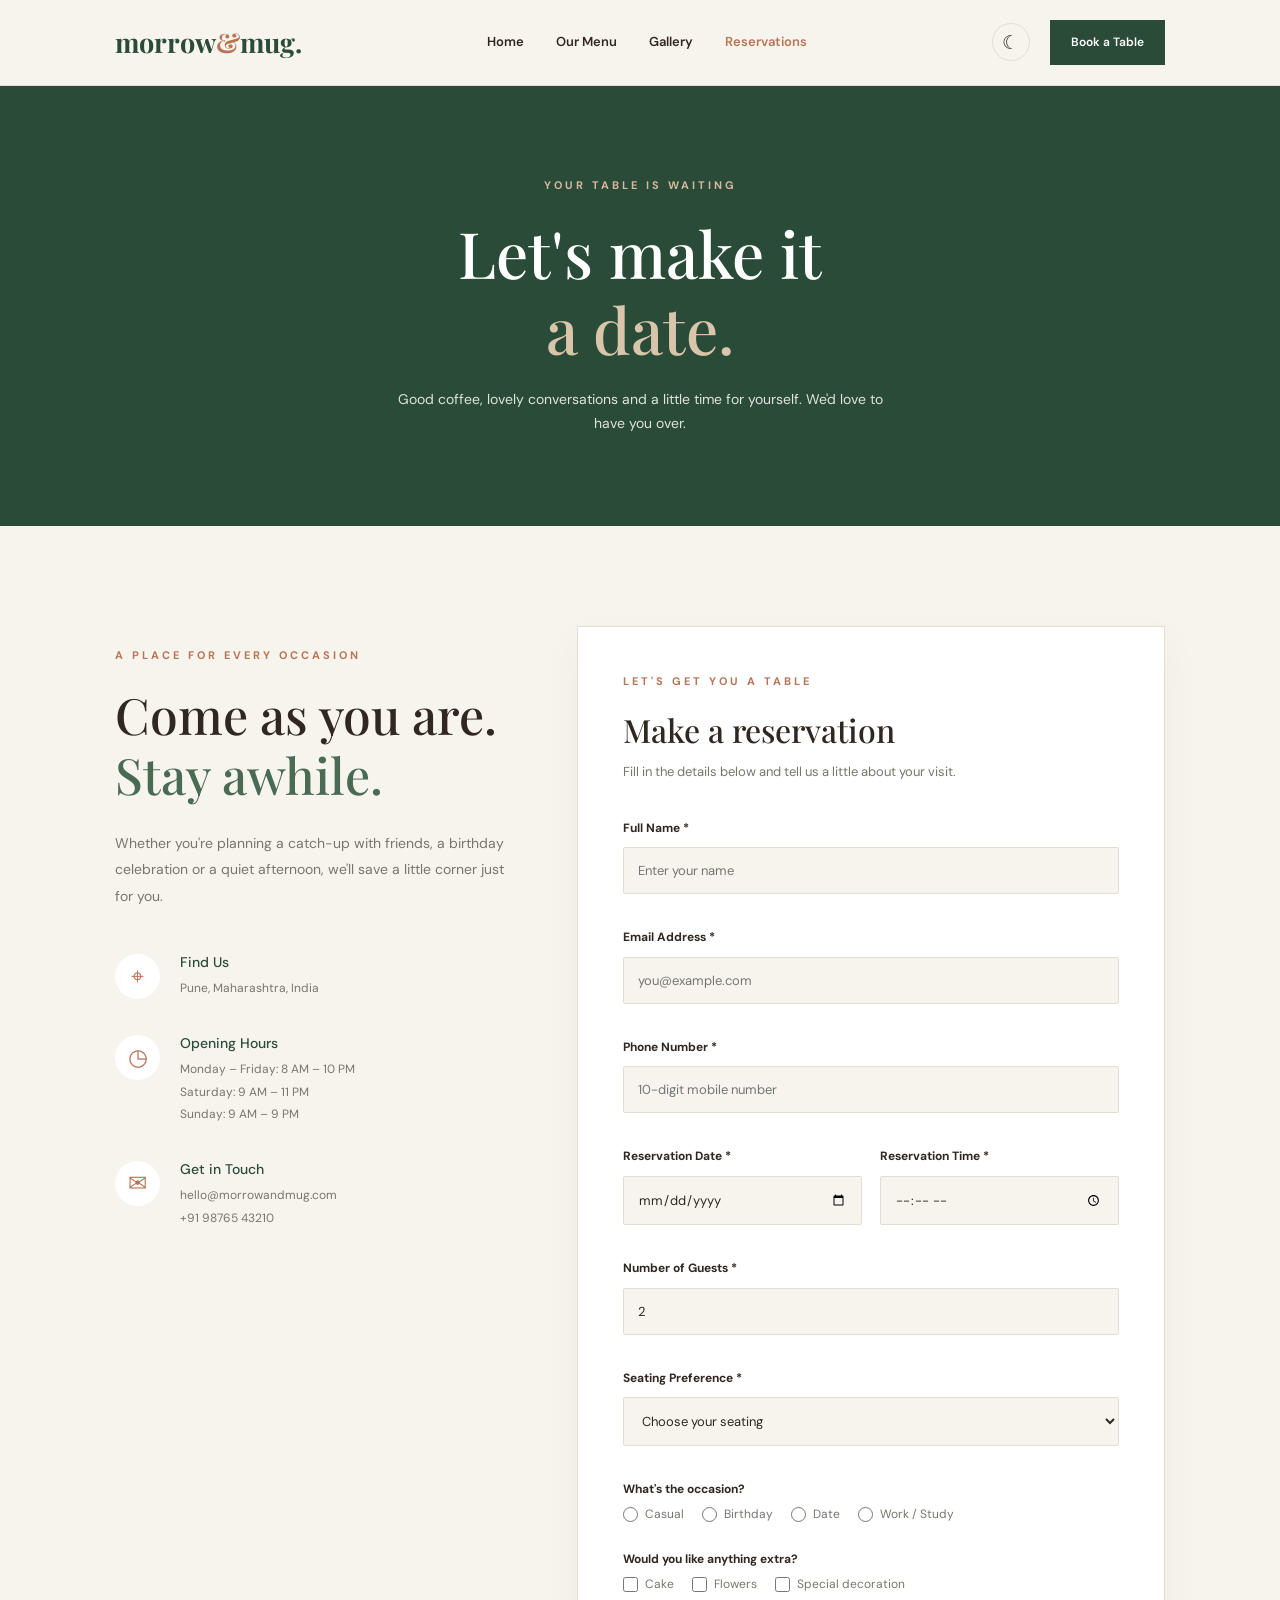
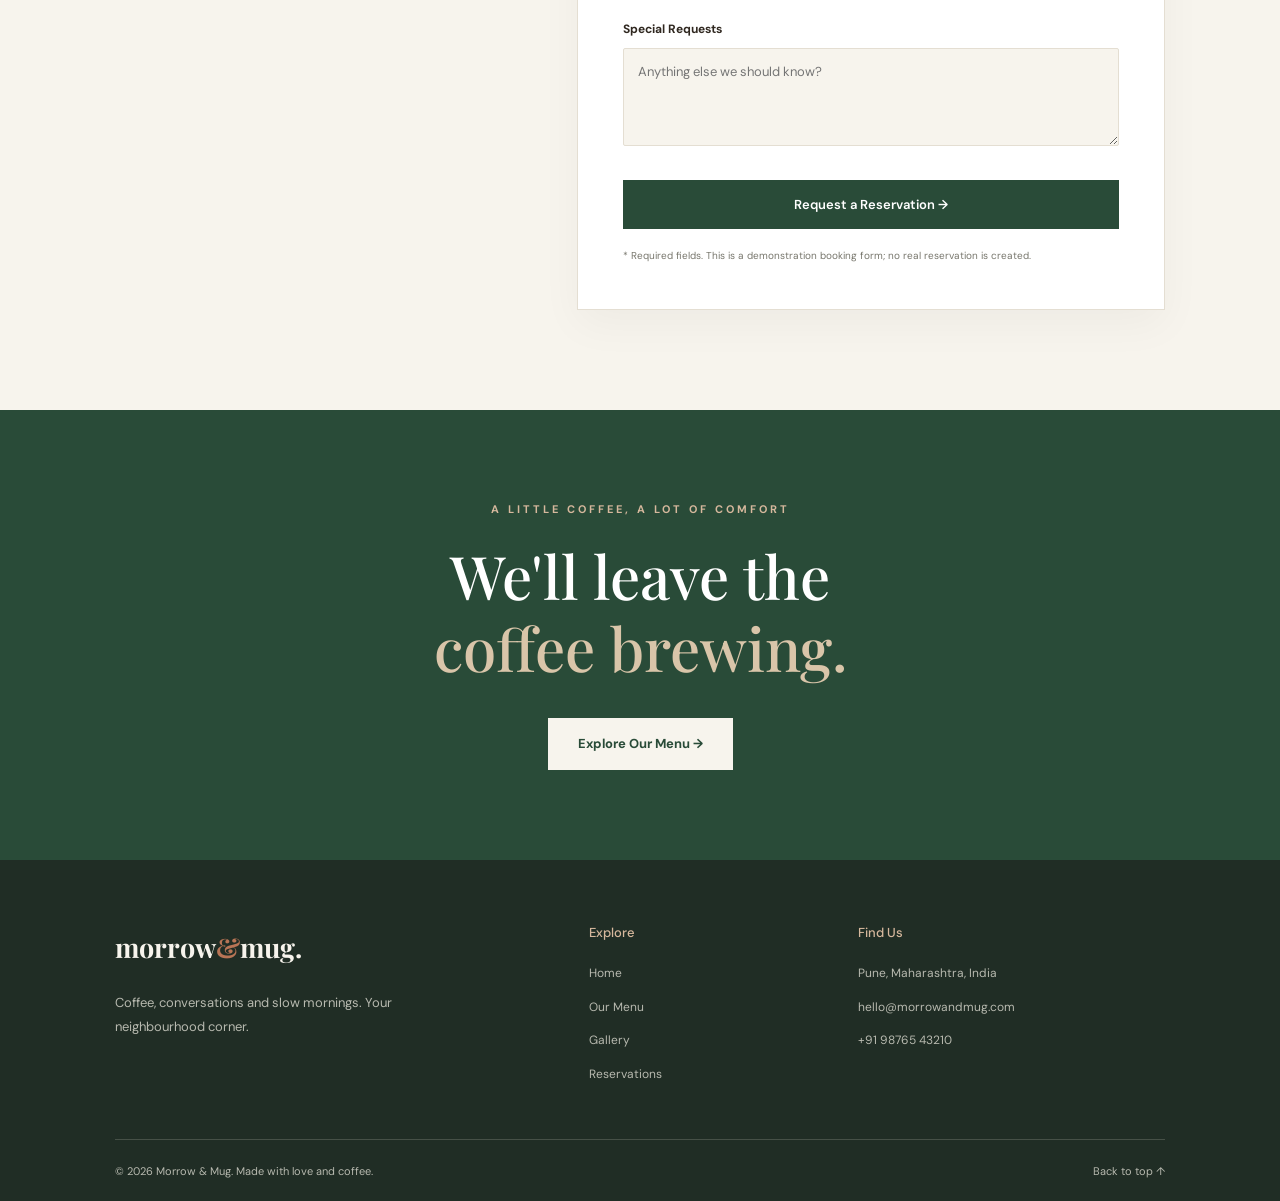
<file: booking.html>
<!DOCTYPE html>
<html lang="en">

<head>
    <meta charset="UTF-8">
    <meta name="viewport" content="width=device-width, initial-scale=1.0">

    <meta name="description"
        content="Reserve your table at Morrow & Mug. We look forward to welcoming you.">

    <title>Reservations | Morrow & Mug</title>

    <link rel="preconnect" href="https://fonts.googleapis.com">
    <link rel="preconnect" href="https://fonts.gstatic.com" crossorigin>

    <link href="https://fonts.googleapis.com/css2?family=DM+Sans:wght@400;500;600;700&family=Playfair+Display:wght@400;500;600;700&display=swap"
        rel="stylesheet">

    <link rel="stylesheet" href="css/style.css">
</head>

<body>

    <!-- HEADER -->

    <header class="site-header" id="top">

        <div class="navbar">

            <a href="index.html" class="logo">
                morrow<span>&</span>mug.
            </a>

            <nav class="nav-links" aria-label="Main navigation">
                <a href="index.html">Home</a>
                <a href="menu.html">Our Menu</a>
                <a href="gallery.html">Gallery</a>
                <a href="booking.html" class="active">Reservations</a>
            </nav>

            <div class="nav-actions">

                <button id="theme-toggle"
                    aria-label="Toggle dark mode">
                    ☾
                </button>

                <a href="booking.html" class="nav-booking">
                    Book a Table
                </a>

            </div>

        </div>

    </header>


    <main>

        <!-- BOOKING HERO -->

        <section class="booking-hero">

            <p class="eyebrow">YOUR TABLE IS WAITING</p>

            <h1>
                Let's make it<br>
                <span>a date.</span>
            </h1>

            <p>
                Good coffee, lovely conversations and a little
                time for yourself. We'd love to have you over.
            </p>

        </section>


        <!-- BOOKING SECTION -->

        <section class="booking-section section-padding">

            <!-- LEFT INFORMATION -->

            <aside class="booking-info">

                <p class="eyebrow">A PLACE FOR EVERY OCCASION</p>

                <h2>
                    Come as you are.<br>
                    <span>Stay awhile.</span>
                </h2>

                <p class="booking-description">
                    Whether you're planning a catch-up with friends,
                    a birthday celebration or a quiet afternoon,
                    we'll save a little corner just for you.
                </p>


                <div class="booking-detail">

                    <span class="detail-icon">⌖</span>

                    <div>
                        <h3>Find Us</h3>
                        <p>Pune, Maharashtra, India</p>
                    </div>

                </div>


                <div class="booking-detail">

                    <span class="detail-icon">◷</span>

                    <div>
                        <h3>Opening Hours</h3>
                        <p>Monday – Friday: 8 AM – 10 PM</p>
                        <p>Saturday: 9 AM – 11 PM</p>
                        <p>Sunday: 9 AM – 9 PM</p>
                    </div>

                </div>


                <div class="booking-detail">

                    <span class="detail-icon">✉</span>

                    <div>
                        <h3>Get in Touch</h3>
                        <p>hello@morrowandmug.com</p>
                        <p>+91 98765 43210</p>
                    </div>

                </div>

            </aside>


            <!-- RESERVATION FORM -->

            <div class="booking-form-container">

                <div class="form-heading">

                    <p class="eyebrow">LET'S GET YOU A TABLE</p>

                    <h2>Make a reservation</h2>

                    <p>
                        Fill in the details below and tell us
                        a little about your visit.
                    </p>

                </div>


                <form id="booking-form" novalidate>

                    <!-- NAME -->

                    <div class="form-group">

                        <label for="name">
                            Full Name *
                        </label>

                        <input
                            type="text"
                            id="name"
                            name="name"
                            placeholder="Enter your name"
                            required
                            minlength="2"
                            maxlength="60">

                        <small class="error-message" id="name-error"></small>

                    </div>


                    <!-- EMAIL -->

                    <div class="form-group">

                        <label for="email">
                            Email Address *
                        </label>

                        <input
                            type="email"
                            id="email"
                            name="email"
                            placeholder="you@example.com"
                            required>

                        <small class="error-message" id="email-error"></small>

                    </div>


                    <!-- PHONE -->

                    <div class="form-group">

                        <label for="phone">
                            Phone Number *
                        </label>

                        <input
                            type="tel"
                            id="phone"
                            name="phone"
                            placeholder="10-digit mobile number"
                            pattern="[0-9]{10}"
                            maxlength="10"
                            inputmode="numeric"
                            required>

                        <small class="error-message" id="phone-error"></small>

                    </div>


                    <!-- DATE AND TIME -->

                    <div class="form-row">

                        <div class="form-group">

                            <label for="date">
                                Reservation Date *
                            </label>

                            <input
                                type="date"
                                id="date"
                                name="date"
                                required>

                            <small class="error-message" id="date-error"></small>

                        </div>


                        <div class="form-group">

                            <label for="time">
                                Reservation Time *
                            </label>

                            <input
                                type="time"
                                id="time"
                                name="time"
                                min="08:00"
                                max="23:00"
                                required>

                            <small class="error-message" id="time-error"></small>

                        </div>

                    </div>


                    <!-- NUMBER OF GUESTS -->

                    <div class="form-group">

                        <label for="guests">
                            Number of Guests *
                        </label>

                        <input
                            type="number"
                            id="guests"
                            name="guests"
                            min="1"
                            max="10"
                            value="2"
                            required>

                        <small class="error-message" id="guests-error"></small>

                    </div>


                    <!-- DROPDOWN -->

                    <div class="form-group">

                        <label for="seating">
                            Seating Preference *
                        </label>

                        <select id="seating" name="seating" required>

                            <option value="">Choose your seating</option>

                            <option value="Indoor">Indoor</option>

                            <option value="Outdoor">Outdoor</option>

                            <option value="Window">Window Seat</option>

                        </select>

                        <small class="error-message" id="seating-error"></small>

                    </div>


                    <!-- RADIO BUTTONS -->

                    <fieldset class="form-group">

                        <legend>What's the occasion?</legend>

                        <div class="radio-options">

                            <label>
                                <input
                                    type="radio"
                                    name="occasion"
                                    value="Casual">
                                Casual
                            </label>

                            <label>
                                <input
                                    type="radio"
                                    name="occasion"
                                    value="Birthday">
                                Birthday
                            </label>

                            <label>
                                <input
                                    type="radio"
                                    name="occasion"
                                    value="Date">
                                Date
                            </label>

                            <label>
                                <input
                                    type="radio"
                                    name="occasion"
                                    value="Work/Study">
                                Work / Study
                            </label>

                        </div>

                    </fieldset>


                    <!-- CHECKBOXES -->

                    <fieldset class="form-group">

                        <legend>Would you like anything extra?</legend>

                        <div class="checkbox-options">

                            <label>
                                <input
                                    type="checkbox"
                                    name="extras"
                                    value="Cake">
                                Cake
                            </label>

                            <label>
                                <input
                                    type="checkbox"
                                    name="extras"
                                    value="Flowers">
                                Flowers
                            </label>

                            <label>
                                <input
                                    type="checkbox"
                                    name="extras"
                                    value="Window decoration">
                                Special decoration
                            </label>

                        </div>

                    </fieldset>


                    <!-- TEXTAREA -->

                    <div class="form-group">

                        <label for="message">
                            Special Requests
                        </label>

                        <textarea
                            id="message"
                            name="message"
                            rows="4"
                            maxlength="500"
                            placeholder="Anything else we should know?"></textarea>

                    </div>


                    <!-- SUBMIT -->

                    <button type="submit" class="btn-primary submit-button">
                        Request a Reservation →
                    </button>


                    <p class="form-note">
                        * Required fields. This is a demonstration
                        booking form; no real reservation is created.
                    </p>


                    <!-- SUCCESS MESSAGE -->

                    <div
                        id="form-success"
                        class="form-success"
                        role="status"
                        aria-live="polite"
                        hidden>

                        <h3>Thank you!</h3>

                        <p>
                            Your details have been validated.
                            This demo does not send or store
                            a real reservation.
                        </p>

                    </div>

                </form>

            </div>

        </section>


        <!-- CTA -->

        <section class="cta-section">

            <p class="eyebrow">A LITTLE COFFEE, A LOT OF COMFORT</p>

            <h2>
                We'll leave the<br>
                <span>coffee brewing.</span>
            </h2>

            <a href="menu.html" class="btn-light">
                Explore Our Menu →
            </a>

        </section>

    </main>


    <!-- FOOTER -->

    <footer class="site-footer">

        <div class="footer-content">

            <div class="footer-brand">

                <a href="index.html" class="logo">
                    morrow<span>&</span>mug.
                </a>

                <p>
                    Coffee, conversations and slow mornings.
                    Your neighbourhood corner.
                </p>

            </div>


            <div class="footer-links">

                <h3>Explore</h3>

                <a href="index.html">Home</a>
                <a href="menu.html">Our Menu</a>
                <a href="gallery.html">Gallery</a>
                <a href="booking.html">Reservations</a>

            </div>


            <div class="footer-contact">

                <h3>Find Us</h3>

                <p>Pune, Maharashtra, India</p>
                <p>hello@morrowandmug.com</p>
                <p>+91 98765 43210</p>

            </div>

        </div>


        <div class="footer-bottom">

            <p>
                © 2026 Morrow & Mug. Made with love and coffee.
            </p>

            <a href="#top">Back to top ↑</a>

        </div>

    </footer>


    <script src="js/script.js"></script>

</body>
</html>
</file>
<file: css/style.css>
/* =========================================
   MORROW & MUG
   Global Stylesheet
========================================= */

/* 1. GOOGLE FONT FALLBACKS + VARIABLES */

:root {
    --cream: #F7F4ED;
    --white: #FFFFFF;
    --green: #294B38;
    --green-light: #496A53;
    --sage: #A6AD96;
    --brown: #302820;
    --muted: #77766C;
    --terracotta: #B87556;
    --border: #E4DED2;

    --heading-font: 'Playfair Display', serif;
    --body-font: 'DM Sans', sans-serif;
}

/* DARK MODE VARIABLES */

body.dark-mode {
    --cream: #1E241F;
    --white: #293129;
    --green: #A6C0A5;
    --green-light: #C1D3BB;
    --sage: #657A66;
    --brown: #F1EDE3;
    --muted: #B9B9AC;
    --terracotta: #D69A79;
    --border: #41483F;
}


/* 2. UNIVERSAL RESET */

* {
    margin: 0;
    padding: 0;
    box-sizing: border-box;
}

html {
    scroll-behavior: smooth;
}

body {
    font-family: var(--body-font);
    background-color: var(--cream);
    color: var(--brown);
    line-height: 1.7;
    transition: background-color 0.3s ease,
                color 0.3s ease;
}

a {
    text-decoration: none;
    color: inherit;
}

img {
    max-width: 100%;
    display: block;
}

button {
    font-family: inherit;
    cursor: pointer;
}


/* 3. COMMON STYLES */

.section-padding {
    padding: 100px 9%;
}

.eyebrow {
    font-size: 11px;
    font-weight: 700;
    letter-spacing: 3px;
    color: var(--terracotta);
    margin-bottom: 20px;
}

h1, h2, h3 {
    font-family: var(--heading-font);
    font-weight: 500;
    line-height: 1.2;
}

h1 span,
h2 span {
    color: var(--green-light);
}

.section-heading {
    text-align: center;
    margin-bottom: 55px;
}

.section-heading h2 {
    font-size: clamp(36px, 4vw, 54px);
    margin-bottom: 15px;
}

.section-heading > p:last-child {
    color: var(--muted);
}


/* 4. HEADER AND NAVIGATION */

.site-header {
    background-color: var(--cream);
    padding: 0 9%;
    position: sticky;
    top: 0;
    z-index: 1000;
    border-bottom: 1px solid var(--border);
}

.navbar {
    min-height: 85px;
    display: flex;
    align-items: center;
    justify-content: space-between;
    gap: 30px;
}

.logo {
    font-family: var(--heading-font);
    font-size: 27px;
    font-weight: 700;
    color: var(--green);
    white-space: nowrap;
}

.logo span {
    color: var(--terracotta);
}

.nav-links {
    display: flex;
    align-items: center;
    gap: 32px;
}

.nav-links a {
    font-size: 13px;
    font-weight: 600;
    color: var(--brown);
    transition: color 0.3s ease;
    position: relative;
}

.nav-links a:hover,
.nav-links a.active {
    color: var(--terracotta);
}

.nav-actions {
    display: flex;
    align-items: center;
    gap: 20px;
}

#theme-toggle {
    border: 1px solid var(--border);
    background: transparent;
    color: var(--brown);
    border-radius: 50%;
    width: 38px;
    height: 38px;
    font-size: 19px;
    transition: 0.3s;
}

#theme-toggle:hover {
    background-color: var(--green);
    color: white;
}

.nav-booking {
    background-color: var(--green);
    color: white;
    padding: 12px 21px;
    font-size: 12px;
    font-weight: 600;
    transition: 0.3s;
}

.nav-booking:hover {
    background-color: var(--terracotta);
}


/* 5. HERO SECTION */

.hero {
    min-height: 620px;
    display: grid;
    grid-template-columns: 1fr 1fr;
    align-items: center;
    padding: 65px 9%;
    gap: 55px;
}

.hero-content {
    padding: 25px 0;
}

.hero h1 {
    font-size: clamp(48px, 5.5vw, 76px);
    margin-bottom: 25px;
    letter-spacing: -2px;
}

.hero-description {
    max-width: 440px;
    color: var(--muted);
    font-size: 15px;
    line-height: 1.9;
    margin-bottom: 35px;
}

.hero-buttons {
    display: flex;
    align-items: center;
    flex-wrap: wrap;
    gap: 25px;
}

.btn-primary {
    display: inline-block;
    background-color: var(--green);
    color: white;
    padding: 15px 27px;
    font-size: 13px;
    font-weight: 600;
    transition: 0.3s;
    border: 1px solid var(--green);
}

.btn-primary:hover {
    background-color: var(--terracotta);
    border-color: var(--terracotta);
    transform: translateY(-3px);
}

.btn-secondary {
    font-size: 13px;
    font-weight: 600;
    color: var(--green);
    border-bottom: 1px solid var(--green);
    padding-bottom: 5px;
}

.hero-note {
    margin-top: 65px;
    font-size: 10px;
    letter-spacing: 2px;
    color: var(--muted);
}

.hero-image {
    height: 490px;
    overflow: hidden;
}

.hero-image img {
    width: 100%;
    height: 100%;
    object-fit: cover;
    transition: transform 0.7s ease;
}

.hero-image:hover img {
    transform: scale(1.04);
}


/* 6. ABOUT SECTION */

.about {
    display: grid;
    grid-template-columns: 1fr 1fr;
    align-items: center;
    gap: 90px;
    background-color: var(--white);
}

.about-image {
    height: 460px;
    overflow: hidden;
}

.about-image img {
    width: 100%;
    height: 100%;
    object-fit: cover;
}

.about-content h2 {
    font-size: clamp(36px, 4vw, 53px);
    margin-bottom: 25px;
}

.about-content > p:not(.eyebrow) {
    color: var(--muted);
    font-size: 14px;
    margin-bottom: 18px;
    line-height: 1.9;
}

.text-link {
    display: inline-block;
    margin-top: 20px;
    color: var(--terracotta);
    font-size: 13px;
    font-weight: 700;
    border-bottom: 1px solid var(--terracotta);
    padding-bottom: 5px;
}


/* 7. FEATURES SECTION */

.features {
    background-color: var(--cream);
}

.feature-grid {
    display: grid;
    grid-template-columns: repeat(3, 1fr);
    gap: 25px;
}

.feature-card {
    background-color: var(--white);
    padding: 40px 30px;
    text-align: center;
    border: 1px solid var(--border);
    transition: transform 0.3s ease,
                box-shadow 0.3s ease;
}

.feature-card:hover {
    transform: translateY(-8px);
    box-shadow: 0 15px 35px rgba(0, 0, 0, 0.07);
}

.feature-icon {
    font-size: 34px;
    margin-bottom: 22px;
}

.feature-card h3 {
    font-size: 23px;
    margin-bottom: 15px;
    color: var(--green);
}

.feature-card p {
    color: var(--muted);
    font-size: 13px;
    line-height: 1.9;
}


/* 8. FEATURED MENU */

.featured-menu {
    background-color: var(--white);
}

.menu-preview-grid {
    display: grid;
    grid-template-columns: repeat(3, 1fr);
    gap: 25px;
}

.menu-card {
    overflow: hidden;
    border: 1px solid var(--border);
    background-color: var(--cream);
    transition: transform 0.3s ease;
}

.menu-card:hover {
    transform: translateY(-6px);
}

.menu-card > img {
    width: 100%;
    height: 260px;
    object-fit: cover;
    transition: transform 0.5s ease;
}

.menu-card:hover > img {
    transform: scale(1.04);
}

.menu-card-info {
    padding: 22px;
    display: flex;
    justify-content: space-between;
    align-items: flex-start;
    gap: 12px;
}

.menu-card-info h3 {
    font-size: 19px;
    margin-bottom: 8px;
}

.menu-card-info p {
    font-size: 12px;
    color: var(--muted);
}

.menu-card-info span {
    font-weight: 700;
    color: var(--terracotta);
    white-space: nowrap;
}

.menu-button {
    text-align: center;
    margin-top: 50px;
}


/* 9. VISIT AND OPENING HOURS */

.visit-section {
    display: grid;
    grid-template-columns: 1fr 1fr;
    gap: 80px;
    align-items: center;
    background-color: var(--cream);
}

.visit-content h2 {
    font-size: clamp(38px, 4vw, 55px);
    margin-bottom: 25px;
}

.visit-content > p:not(.eyebrow) {
    color: var(--muted);
    font-size: 14px;
    max-width: 430px;
    margin-bottom: 30px;
    line-height: 1.9;
}

.opening-hours {
    background-color: var(--white);
    padding: 45px;
    border: 1px solid var(--border);
}

.opening-hours h3 {
    font-size: 28px;
    margin-bottom: 30px;
    color: var(--green);
}

.opening-hours table {
    width: 100%;
    border-collapse: collapse;
}

.opening-hours td {
    padding: 16px 0;
    font-size: 13px;
    border-bottom: 1px solid var(--border);
}

.opening-hours td:last-child {
    text-align: right;
    font-weight: 600;
    color: var(--green);
}

.hours-note {
    margin-top: 25px;
    font-family: var(--heading-font);
    font-style: italic;
    color: var(--terracotta);
}


/* 10. CALL TO ACTION */

.cta-section {
    background-color: var(--green);
    color: white;
    padding: 90px 20px;
    text-align: center;
}

.cta-section .eyebrow {
    color: #D6B89D;
}

.cta-section h2 {
    font-size: clamp(38px, 5vw, 60px);
    margin-bottom: 35px;
}

.cta-section h2 span {
    color: #D9C5A9;
}

.btn-light {
    display: inline-block;
    background-color: var(--cream);
    color: var(--green);
    padding: 15px 30px;
    font-size: 13px;
    font-weight: 700;
    transition: 0.3s;
}

.btn-light:hover {
    background-color: var(--terracotta);
    color: white;
}


/* 11. FOOTER */

.site-footer {
    background-color: #202D25;
    color: #F7F4ED;
    padding: 65px 9% 20px;
}

.footer-content {
    display: grid;
    grid-template-columns: 2fr 1fr 1.5fr;
    gap: 65px;
    padding-bottom: 55px;
}

.footer-brand .logo {
    color: #F7F4ED;
    display: inline-block;
    margin-bottom: 20px;
}

.footer-brand p {
    max-width: 300px;
    color: #B7B9AF;
    font-size: 13px;
    line-height: 1.9;
}

.footer-links,
.footer-contact {
    display: flex;
    flex-direction: column;
    gap: 13px;
}

.footer-links h3,
.footer-contact h3 {
    font-family: var(--body-font);
    font-size: 13px;
    margin-bottom: 10px;
    color: #D6B89D;
}

.footer-links a,
.footer-contact p {
    color: #B7B9AF;
    font-size: 12px;
    transition: color 0.3s;
}

.footer-links a:hover {
    color: white;
}

.footer-bottom {
    border-top: 1px solid #465047;
    padding-top: 22px;
    display: flex;
    justify-content: space-between;
    gap: 15px;
    font-size: 11px;
    color: #B7B9AF;
}

.footer-bottom a:hover {
    color: white;
}


/* 12. RESPONSIVE DESIGN - TABLETS */

@media screen and (max-width: 1024px) {

    .site-header {
        padding: 0 5%;
    }

    .section-padding {
        padding: 75px 6%;
    }

    .hero {
        padding: 55px 6%;
        gap: 30px;
    }

    .nav-links {
        gap: 18px;
    }

    .nav-actions {
        gap: 10px;
    }

    .about {
        gap: 45px;
    }

    .footer-content {
        gap: 35px;
    }
}


/* 13. RESPONSIVE DESIGN - MOBILE */

@media screen and (max-width: 768px) {

    .site-header {
        padding: 0 5%;
    }

    .navbar {
        min-height: 75px;
        flex-wrap: wrap;
        gap: 12px;
        padding: 12px 0;
    }

    .logo {
        font-size: 24px;
    }

    .nav-links {
        order: 3;
        width: 100%;
        justify-content: center;
        gap: 20px;
        padding: 10px 0;
        flex-wrap: wrap;
    }

    .nav-links a {
        font-size: 11px;
    }

    .nav-booking {
        padding: 9px 12px;
        font-size: 10px;
    }

    .hero {
        grid-template-columns: 1fr;
        padding: 55px 6%;
        gap: 35px;
    }

    .hero h1 {
        font-size: 51px;
    }

    .hero-image {
        height: 360px;
    }

    .hero-note {
        margin-top: 35px;
    }

    .section-padding {
        padding: 70px 6%;
    }

    .about {
        grid-template-columns: 1fr;
        gap: 40px;
    }

    .about-image {
        height: 350px;
    }

    .feature-grid {
        grid-template-columns: 1fr;
        gap: 18px;
    }

    .menu-preview-grid {
        grid-template-columns: 1fr;
        max-width: 500px;
        margin: auto;
        gap: 25px;
    }

    .menu-card > img {
        height: 280px;
    }

    .visit-section {
        grid-template-columns: 1fr;
        gap: 40px;
    }

    .opening-hours {
        padding: 30px 22px;
    }

    .footer-content {
        grid-template-columns: 1fr 1fr;
        gap: 40px;
    }

    .footer-brand {
        grid-column: 1 / -1;
    }

    .cta-section {
        padding: 75px 20px;
    }
}


/* 14. SMALL MOBILE SCREENS */

@media screen and (max-width: 480px) {

    .navbar {
        gap: 10px;
    }

    .nav-links {
        gap: 14px;
    }

    .nav-links a {
        font-size: 10px;
    }

    .hero h1 {
        font-size: 43px;
    }

    .hero-description {
        font-size: 13px;
    }

    .hero-buttons {
        gap: 18px;
    }

    .hero-image {
        height: 290px;
    }

    .about-image {
        height: 280px;
    }

    .section-heading h2 {
        font-size: 37px;
    }

    .opening-hours td {
        font-size: 11px;
    }

    .footer-content {
        grid-template-columns: 1fr;
        gap: 35px;
    }

    .footer-brand {
        grid-column: auto;
    }

    .footer-bottom {
        flex-direction: column;
        gap: 10px;
    }
}

/* =========================================
   MENU PAGE STYLES
========================================= */

.menu-hero {
    background-color: var(--green);
    color: white;
    text-align: center;
    padding: 100px 20px;
}

.menu-hero .eyebrow {
    color: #D6B89D;
}

.menu-hero h1 {
    font-size: clamp(42px, 5vw, 68px);
    margin-bottom: 20px;
}

.menu-hero h1 span {
    color: #D9C5A9;
}

.menu-hero > p:last-child {
    color: #E0E4DB;
    max-width: 500px;
    margin: auto;
    font-size: 14px;
}

.menu-intro {
    display: grid;
    grid-template-columns: 1fr 1fr;
    align-items: center;
    gap: 70px;
}

.menu-intro-content h2 {
    font-size: clamp(38px, 4vw, 54px);
    margin-bottom: 25px;
}

.menu-intro-content > p:last-child {
    color: var(--muted);
    line-height: 1.9;
    font-size: 14px;
}

.menu-intro-image {
    height: 400px;
    overflow: hidden;
}

.menu-intro-image img {
    width: 100%;
    height: 100%;
    object-fit: cover;
}


/* MENU TABLE */

.menu-table-section {
    background-color: var(--white);
}

.menu-table-wrapper {
    max-width: 1000px;
    margin: auto;
    overflow-x: auto;
}

.full-menu-table {
    width: 100%;
    border-collapse: collapse;
    text-align: left;
}

.full-menu-table th,
.full-menu-table td {
    padding: 20px 25px;
    border-bottom: 1px solid var(--border);
    font-size: 13px;
}

.full-menu-table thead {
    background-color: var(--green);
    color: white;
}

.full-menu-table thead th {
    font-size: 12px;
    letter-spacing: 1px;
    text-transform: uppercase;
}

.full-menu-table tbody td:first-child {
    font-weight: 700;
    color: var(--green);
}

.full-menu-table tbody td:last-child {
    font-weight: 700;
    white-space: nowrap;
}

.full-menu-table .category-row th {
    background-color: var(--cream);
    color: var(--terracotta);
    font-family: var(--heading-font);
    font-size: 20px;
    font-weight: 600;
    padding: 22px 25px;
}

.full-menu-table tbody tr:not(.category-row):hover {
    background-color: var(--cream);
}

.menu-disclaimer {
    max-width: 1000px;
    margin: 20px auto 0;
    font-size: 11px;
    color: var(--muted);
}

.menu-highlights {
    background-color: var(--cream);
}


/* MENU MOBILE RESPONSIVENESS */

@media screen and (max-width: 768px) {

    .menu-hero {
        padding: 75px 20px;
    }

    .menu-intro {
        grid-template-columns: 1fr;
        gap: 35px;
    }

    .menu-intro-image {
        height: 300px;
    }

    .full-menu-table th,
    .full-menu-table td {
        padding: 15px 12px;
        font-size: 11px;
    }

    .full-menu-table .category-row th {
        font-size: 17px;
    }

}

/* =========================================
   GALLERY PAGE
========================================= */

.gallery-hero {
    background-color: var(--green);
    color: white;
    text-align: center;
    padding: 100px 20px;
}

.gallery-hero .eyebrow {
    color: #D6B89D;
}

.gallery-hero h1 {
    font-size: clamp(42px, 5vw, 68px);
    margin-bottom: 22px;
}

.gallery-hero h1 span {
    color: #D9C5A9;
}

.gallery-hero > p:last-child {
    max-width: 500px;
    margin: auto;
    color: #E0E4DB;
    font-size: 14px;
}


/* GALLERY GRID */

.gallery-section {
    background-color: var(--cream);
}

.gallery-grid {
    display: grid;
    grid-template-columns: repeat(2, 1fr);
    grid-auto-rows: 300px;
    gap: 22px;
    max-width: 1100px;
    margin: auto;
}

.gallery-item {
    position: relative;
    overflow: hidden;
    background-color: var(--white);
    cursor: pointer;
}

.gallery-item img {
    width: 100%;
    height: 100%;
    object-fit: cover;
    transition: transform 0.6s ease;
}

.gallery-item:hover img {
    transform: scale(1.06);
}

.gallery-item::after {
    content: "";
    position: absolute;
    inset: 0;
    background: linear-gradient(
        transparent 55%,
        rgba(0, 0, 0, 0.55)
    );
    pointer-events: none;
}

.gallery-item figcaption {
    position: absolute;
    bottom: 22px;
    left: 24px;
    color: white;
    z-index: 2;
    font-family: var(--heading-font);
    font-size: 20px;
}

.gallery-large {
    grid-row: span 2;
}


/* LIGHTBOX */

.lightbox {
    display: none;
    position: fixed;
    inset: 0;
    background: rgba(0, 0, 0, 0.94);
    z-index: 2000;
    align-items: center;
    justify-content: center;
    padding: 60px;
}

.lightbox.active {
    display: flex;
}

.lightbox img {
    max-width: 85%;
    max-height: 85vh;
    object-fit: contain;
    border-radius: 3px;
}

.lightbox button {
    position: absolute;
    background: transparent;
    border: none;
    color: white;
    font-size: 35px;
    padding: 10px;
}

.lightbox-close {
    top: 20px;
    right: 35px;
}

.lightbox-prev {
    left: 20px;
    top: 50%;
}

.lightbox-next {
    right: 20px;
    top: 50%;
}

.lightbox button:hover {
    color: #D6B89D;
}


/* VIDEO SECTION */

.gallery-video-section {
    background-color: var(--white);
    text-align: center;
}

.video-content {
    max-width: 600px;
    margin: 0 auto 40px;
}

.video-content h2 {
    font-size: clamp(36px, 4vw, 52px);
    margin-bottom: 20px;
}

.video-content > p:last-child {
    color: var(--muted);
    font-size: 14px;
}

.video-container {
    max-width: 950px;
    margin: auto;
    overflow: hidden;
}

.video-container video {
    display: block;
    width: 100%;
    max-height: 520px;
    background: #000;
}

.video-note {
    font-size: 12px;
    color: var(--muted);
    margin-top: 18px;
}


/* LOCATION SECTION */

.location-section {
    display: grid;
    grid-template-columns: 0.8fr 1.2fr;
    align-items: center;
    gap: 60px;
    background-color: var(--cream);
}

.location-content h2 {
    font-size: clamp(35px, 4vw, 52px);
    margin-bottom: 22px;
}

.location-content > p:not(.eyebrow) {
    font-size: 14px;
    color: var(--muted);
    margin-bottom: 20px;
    line-height: 1.9;
}

.location-address {
    font-weight: 700;
    color: var(--green) !important;
}

.map-container {
    overflow: hidden;
    border: 5px solid var(--white);
    min-width: 0;
}

.map-container iframe {
    display: block;
}


/* GALLERY RESPONSIVENESS */

@media screen and (max-width: 768px) {

    .gallery-hero {
        padding: 75px 20px;
    }

    .gallery-grid {
        grid-template-columns: 1fr 1fr;
        grid-auto-rows: 220px;
        gap: 12px;
    }

    .gallery-item figcaption {
        font-size: 15px;
        left: 12px;
        bottom: 12px;
    }

    .lightbox {
        padding: 20px;
    }

    .lightbox img {
        max-width: 90%;
        max-height: 75vh;
    }

    .lightbox-prev {
        left: 0;
    }

    .lightbox-next {
        right: 0;
    }

    .location-section {
        grid-template-columns: 1fr;
        gap: 35px;
    }

    .map-container iframe {
        height: 320px;
    }
}

@media screen and (max-width: 480px) {

    .gallery-grid {
        grid-template-columns: 1fr;
        grid-auto-rows: 260px;
    }

    .gallery-large {
        grid-row: span 1;
    }

    .lightbox button {
        font-size: 28px;
    }

}

/* =========================================
   BOOKING PAGE
========================================= */

.booking-hero {
    background-color: var(--green);
    color: white;
    text-align: center;
    padding: 90px 20px;
}

.booking-hero .eyebrow {
    color: #D6B89D;
}

.booking-hero h1 {
    font-size: clamp(42px, 5vw, 68px);
    margin-bottom: 20px;
}

.booking-hero h1 span {
    color: #D9C5A9;
}

.booking-hero > p:last-child {
    max-width: 500px;
    margin: auto;
    color: #E0E4DB;
    font-size: 14px;
}


/* BOOKING LAYOUT */

.booking-section {
    display: grid;
    grid-template-columns: 0.8fr 1.2fr;
    align-items: start;
    gap: 70px;
    background-color: var(--cream);
}

.booking-info {
    padding-top: 20px;
}

.booking-info h2 {
    font-size: clamp(36px, 4vw, 50px);
    margin-bottom: 25px;
}

.booking-description {
    color: var(--muted);
    font-size: 14px;
    line-height: 1.9;
    margin-bottom: 45px;
}

.booking-detail {
    display: flex;
    align-items: flex-start;
    gap: 20px;
    margin-bottom: 35px;
}

.detail-icon {
    display: flex;
    align-items: center;
    justify-content: center;
    min-width: 45px;
    height: 45px;
    border-radius: 50%;
    background-color: var(--white);
    color: var(--terracotta);
    font-size: 23px;
}

.booking-detail h3 {
    font-family: var(--body-font);
    font-size: 14px;
    margin-bottom: 6px;
    color: var(--green);
}

.booking-detail p {
    color: var(--muted);
    font-size: 12px;
    line-height: 1.9;
}


/* FORM CONTAINER */

.booking-form-container {
    background-color: var(--white);
    padding: 45px;
    border: 1px solid var(--border);
    box-shadow: 0 15px 40px rgba(0, 0, 0, 0.04);
}

.form-heading {
    margin-bottom: 35px;
}

.form-heading h2 {
    font-size: 32px;
    margin-bottom: 12px;
}

.form-heading > p:last-child {
    color: var(--muted);
    font-size: 13px;
}


/* FORM ELEMENTS */

.form-group {
    display: flex;
    flex-direction: column;
    gap: 9px;
    margin-bottom: 24px;
    min-width: 0;
    border: none;
}

.form-group > label,
.form-group legend {
    font-size: 12px;
    font-weight: 700;
    color: var(--brown);
}

.form-group input:not([type="radio"]):not([type="checkbox"]),
.form-group select,
.form-group textarea {
    width: 100%;
    padding: 14px;
    border: 1px solid var(--border);
    background-color: var(--cream);
    color: var(--brown);
    font-family: var(--body-font);
    font-size: 13px;
    outline: none;
    border-radius: 2px;
    transition: border-color 0.3s;
}

.form-group input:focus,
.form-group select:focus,
.form-group textarea:focus {
    border-color: var(--green);
}

.form-group textarea {
    resize: vertical;
}

.form-row {
    display: grid;
    grid-template-columns: 1fr 1fr;
    gap: 18px;
}

.radio-options,
.checkbox-options {
    display: flex;
    flex-wrap: wrap;
    gap: 18px;
    margin-top: 5px;
}

.radio-options label,
.checkbox-options label {
    display: flex;
    align-items: center;
    gap: 7px;
    font-size: 12px;
    color: var(--muted);
    cursor: pointer;
}

.radio-options input,
.checkbox-options input {
    accent-color: var(--green);
    width: 15px;
    height: 15px;
    cursor: pointer;
}

.submit-button {
    width: 100%;
    cursor: pointer;
    font-family: var(--body-font);
    margin-top: 10px;
}

.form-note {
    color: var(--muted);
    font-size: 10px;
    margin-top: 18px;
    line-height: 1.7;
}


/* VALIDATION */

.error-message {
    color: #C44D43;
    font-size: 11px;
    min-height: 0;
}

.input-error {
    border-color: #C44D43 !important;
}

.form-success {
    margin-top: 25px;
    padding: 20px;
    background-color: var(--cream);
    border-left: 4px solid var(--green);
}

.form-success h3 {
    color: var(--green);
    font-size: 23px;
    margin-bottom: 8px;
}

.form-success p {
    color: var(--muted);
    font-size: 13px;
    line-height: 1.8;
}


/* BOOKING RESPONSIVENESS */

@media screen and (max-width: 900px) {

    .booking-section {
        grid-template-columns: 1fr;
        gap: 40px;
    }

    .booking-info {
        padding-top: 0;
    }

}

@media screen and (max-width: 600px) {

    .booking-hero {
        padding: 75px 20px;
    }

    .booking-form-container {
        padding: 28px 20px;
    }

    .form-row {
        grid-template-columns: 1fr;
        gap: 0;
    }

    .radio-options,
    .checkbox-options {
        gap: 14px;
    }

    .form-heading h2 {
        font-size: 27px;
    }

}

/* =========================================
   MOBILE HAMBURGER NAVIGATION
========================================= */

.menu-toggle {
    display: none;
    background: transparent;
    border: none;
    color: var(--green);
    font-size: 27px;
    cursor: pointer;
    padding: 5px;
}

@media screen and (max-width: 768px) {

    .navbar {
        position: relative;
        flex-wrap: wrap;
    }

    .menu-toggle {
        display: block;
        order: 2;
    }

    .nav-actions {
        order: 3;
    }

    .nav-links {
        display: none;
        order: 4;
        width: 100%;
        flex-direction: column;
        align-items: center;
        gap: 18px;
        padding: 20px;
        background-color: var(--white);
        border-top: 1px solid var(--border);
    }

    .nav-links.show {
        display: flex;
    }

}
</file>
